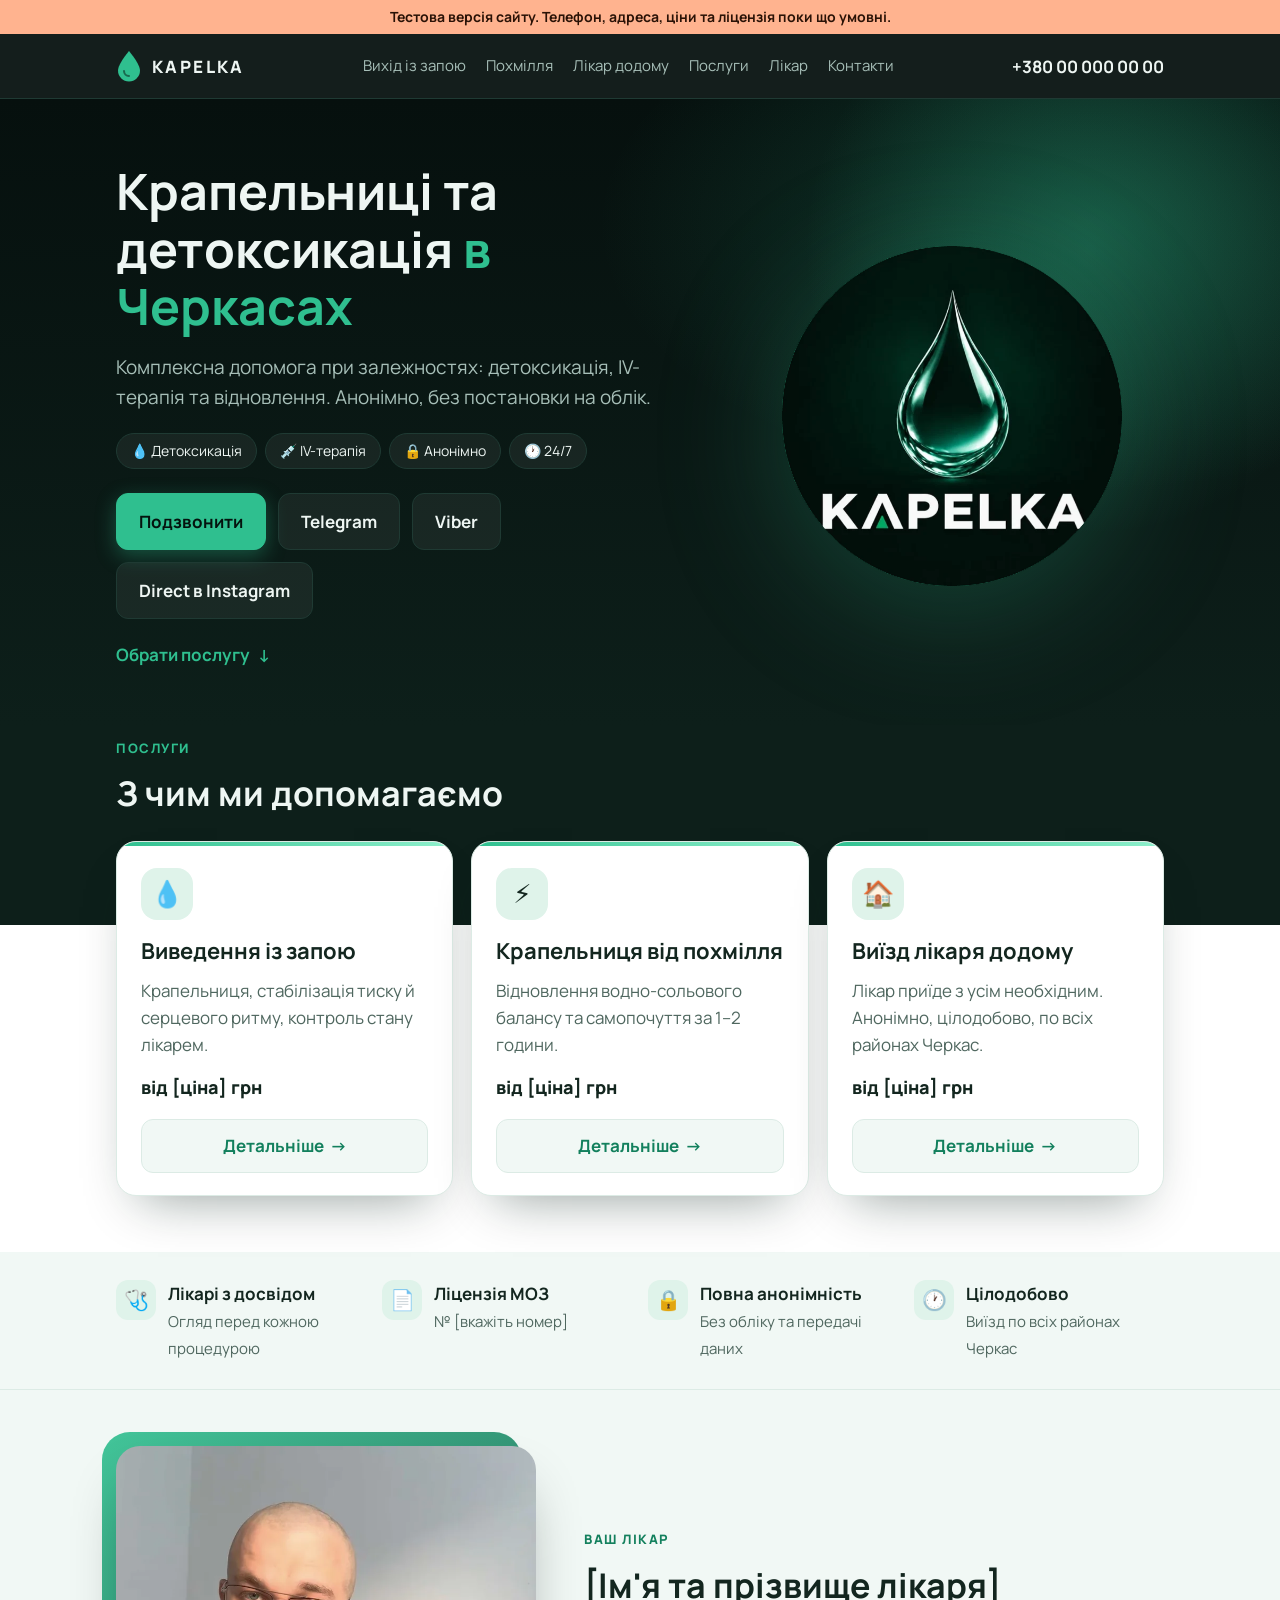
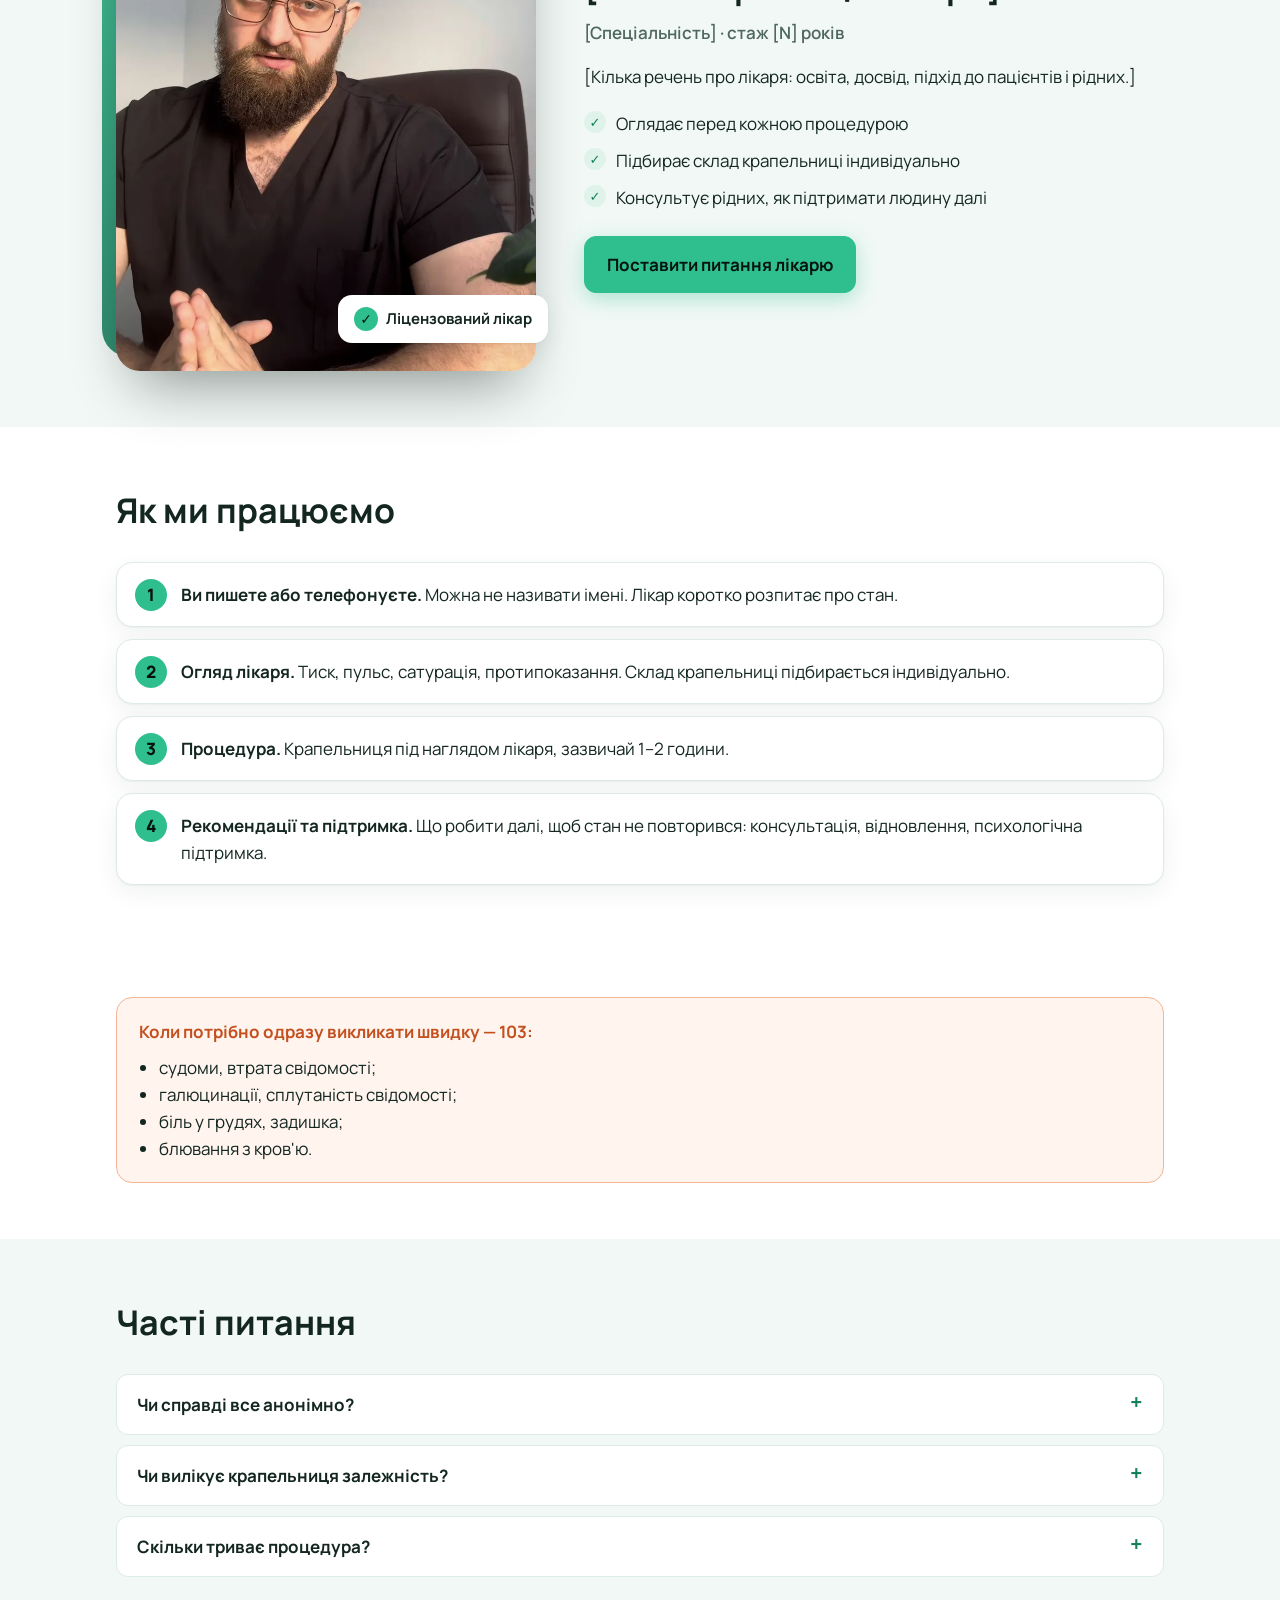
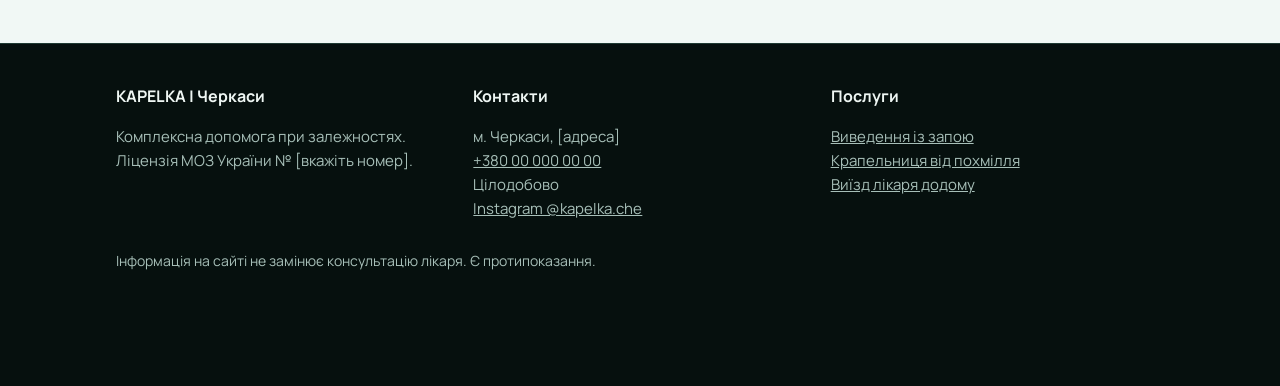
<file: index.html>
<!doctype html>
<html lang="uk">
<head>
  <meta charset="utf-8">
  <meta name="viewport" content="width=device-width, initial-scale=1">
  <title>Крапельниці та детоксикація в Черкасах — анонімно 24/7 | KAPELKA</title>
  <meta name="description" content="KAPELKA, Черкаси: крапельниці від запою та похмілля, детоксикація, виїзд лікаря додому. Анонімно, цілодобово. Консультація в Telegram, Viber або телефоном.">
  <!-- Тестова версія: прибрати noindex перед запуском -->
  <meta name="robots" content="noindex, nofollow">
  <link rel="icon" href="favicon.svg" type="image/svg+xml">
  <link rel="preconnect" href="https://fonts.googleapis.com">
  <link rel="preconnect" href="https://fonts.gstatic.com" crossorigin>
  <link href="https://fonts.googleapis.com/css2?family=Manrope:wght@400;600;700;800&display=swap" rel="stylesheet">
  <link rel="stylesheet" href="style.css?v=eac48f0c">
  <meta property="og:title" content="KAPELKA — крапельниці та детоксикація в Черкасах">
  <meta property="og:description" content="Анонімна допомога при залежностях: детоксикація, IV-терапія, відновлення.">
  <meta property="og:locale" content="uk_UA">
  <meta property="og:image" content="og.jpg">
  <meta name="theme-color" content="#06100e">
  <script type="application/ld+json">
  {
    "@context": "https://schema.org",
    "@type": "MedicalClinic",
    "name": "KAPELKA",
    "description": "Крапельниці, детоксикація та допомога при залежностях у Черкасах. Анонімно.",
    "telephone": "+380000000000",
    "address": {
      "@type": "PostalAddress",
      "addressLocality": "Черкаси",
      "addressRegion": "Черкаська область",
      "addressCountry": "UA"
    },
    "areaServed": "Черкаси",
    "openingHours": "Mo-Su 00:00-23:59",
    "sameAs": ["https://www.instagram.com/kapelka.che/"]
  }
  </script>
</head>
<body>
  <div class="progress" aria-hidden="true"></div>
  <div class="test-banner">Тестова версія сайту. Телефон, адреса, ціни та ліцензія поки що умовні.</div>

  <header class="top">
    <div class="wrap">
      <a class="logo" href="./" aria-label="KAPELKA — на головну">
        <svg viewBox="0 0 26 32" aria-hidden="true"><path d="M13 1C13 1 2 14 2 20.5a11 11 0 0 0 22 0C24 14 13 1 13 1Z" fill="#2fbf8f"/><path d="M8 21a5 5 0 0 0 5 5" stroke="#04130e" stroke-width="2" fill="none" stroke-linecap="round" opacity=".5"/></svg>
        KAPELKA
      </a>
      <nav aria-label="Послуги">
        <a href="vyvedennya-iz-zapoyu/">Вихід із запою</a>
        <a href="krapelnytsya-vid-pokhmillya/">Похмілля</a>
        <a href="narkoloh-dodomu/">Лікар додому</a>
        <a href="#poslugy">Послуги</a>
        <a href="#likar">Лікар</a>
        <a href="#kontakty">Контакти</a>
      </nav>
      <a class="phone" href="tel:+380000000000">+380 00 000 00 00</a>
    </div>
  </header>

  <main>
    <section class="hero">
      <div class="wrap hero-grid">
        <div>
        <h1>Крапельниці та детоксикація <span>в Черкасах</span></h1>
        <p class="lead">Комплексна допомога при залежностях: детоксикація, IV-терапія та відновлення. Анонімно, без постановки на облік.</p>
        <ul class="badges">
          <li>💧 Детоксикація</li>
          <li>💉 IV-терапія</li>
          <li>🔒 Анонімно</li>
          <li>🕐 24/7</li>
        </ul>
        <div class="actions">
          <a class="btn btn-primary" href="tel:+380000000000">Подзвонити</a>
          <a class="btn" href="https://t.me/" rel="nofollow">Telegram</a>
          <a class="btn" href="viber://chat?number=%2B380000000000">Viber</a>
          <a class="btn" href="https://www.instagram.com/kapelka.che/">Direct в Instagram</a>
        </div>
        <a class="hero-down" href="#poslugy">Обрати послугу <span aria-hidden="true">↓</span></a>
        </div>
        <div class="hero-logo-wrap" aria-hidden="true">
          <span class="ripple"></span><span class="ripple"></span><span class="ripple"></span>
          <img class="hero-logo" src="logo.webp" width="640" height="640" alt="">
        </div>
      </div>
    </section>

    <section class="services" id="poslugy" aria-labelledby="poslugy-title">
      <div class="wrap">
        <div class="services-head">
          <span class="eyebrow">Послуги</span>
          <h2 id="poslugy-title">З чим ми допомагаємо</h2>
        </div>
        <div class="service-grid">
          <a class="service" href="vyvedennya-iz-zapoyu/">
            <span class="service-ico" aria-hidden="true">💧</span>
            <h3>Виведення із запою</h3>
            <p>Крапельниця, стабілізація тиску й серцевого ритму, контроль стану лікарем.</p>
            <span class="service-price">від [ціна] грн</span>
            <span class="service-go">Детальніше <span aria-hidden="true">→</span></span>
          </a>
          <a class="service" href="krapelnytsya-vid-pokhmillya/">
            <span class="service-ico" aria-hidden="true">⚡</span>
            <h3>Крапельниця від похмілля</h3>
            <p>Відновлення водно-сольового балансу та самопочуття за 1–2 години.</p>
            <span class="service-price">від [ціна] грн</span>
            <span class="service-go">Детальніше <span aria-hidden="true">→</span></span>
          </a>
          <a class="service" href="narkoloh-dodomu/">
            <span class="service-ico" aria-hidden="true">🏠</span>
            <h3>Виїзд лікаря додому</h3>
            <p>Лікар приїде з усім необхідним. Анонімно, цілодобово, по всіх районах Черкас.</p>
            <span class="service-price">від [ціна] грн</span>
            <span class="service-go">Детальніше <span aria-hidden="true">→</span></span>
          </a>
        </div>
      </div>
    </section>

    <div class="trust">
      <div class="wrap grid">
        <div class="trust-item"><div class="ico">🩺</div><div><b>Лікарі з досвідом</b><span>Огляд перед кожною процедурою</span></div></div>
        <div class="trust-item"><div class="ico">📄</div><div><b>Ліцензія МОЗ</b><span>№ [вкажіть номер]</span></div></div>
        <div class="trust-item"><div class="ico">🔒</div><div><b>Повна анонімність</b><span>Без обліку та передачі даних</span></div></div>
        <div class="trust-item"><div class="ico">🕐</div><div><b>Цілодобово</b><span>Виїзд по всіх районах Черкас</span></div></div>
      </div>
    </div>

    <section class="alt" id="likar">
      <div class="wrap doctor">
        <div class="doctor-photo">
          <img src="doctor.webp" width="800" height="1000" alt="Лікар KAPELKA у кабінеті" loading="lazy">
          <div class="doctor-badge">Ліцензований лікар</div>
        </div>
        <div>
          <span class="eyebrow">Ваш лікар</span>
          <h2>[Ім'я та прізвище лікаря]</h2>
          <p class="role">[Спеціальність] · стаж [N] років</p>
          <p>[Кілька речень про лікаря: освіта, досвід, підхід до пацієнтів і рідних.]</p>
          <ul class="checks">
            <li>Оглядає перед кожною процедурою</li>
            <li>Підбирає склад крапельниці індивідуально</li>
            <li>Консультує рідних, як підтримати людину далі</li>
          </ul>
          <div class="actions">
            <a class="btn btn-primary" href="https://t.me/" rel="nofollow">Поставити питання лікарю</a>
          </div>
        </div>
      </div>
    </section>

    <section>
      <div class="wrap">
        <h2>Як ми працюємо</h2>
        <ol class="steps">
          <li><strong>Ви пишете або телефонуєте.</strong> Можна не називати імені. Лікар коротко розпитає про стан.</li>
          <li><strong>Огляд лікаря.</strong> Тиск, пульс, сатурація, протипоказання. Склад крапельниці підбирається індивідуально.</li>
          <li><strong>Процедура.</strong> Крапельниця під наглядом лікаря, зазвичай 1–2 години.</li>
          <li><strong>Рекомендації та підтримка.</strong> Що робити далі, щоб стан не повторився: консультація, відновлення, психологічна підтримка.</li>
        </ol>
      </div>
    </section>

    <section>
      <div class="wrap">
        <div class="alert">
          <strong>Коли потрібно одразу викликати швидку — 103:</strong>
          <ul>
            <li>судоми, втрата свідомості;</li>
            <li>галюцинації, сплутаність свідомості;</li>
            <li>біль у грудях, задишка;</li>
            <li>блювання з кров'ю.</li>
          </ul>
        </div>
      </div>
    </section>

    <section class="alt">
      <div class="wrap">
        <h2>Часті питання</h2>
        <details>
          <summary>Чи справді все анонімно?</summary>
          <p>Так. Ми не ставимо на облік і не передаємо дані третім особам. Для звернення достатньо імені, яке ви самі оберете.</p>
        </details>
        <details>
          <summary>Чи вилікує крапельниця залежність?</summary>
          <p>Ні. Крапельниця знімає гострі наслідки інтоксикації. Щоб стан не повторювався, потрібна подальша робота: консультації, відновлення, психологічна підтримка. Ми допоможемо скласти план.</p>
        </details>
        <details>
          <summary>Скільки триває процедура?</summary>
          <p>Зазвичай 1–2 години, залежно від стану та складу крапельниці.</p>
        </details>
      </div>
    </section>
  </main>

  <footer id="kontakty">
    <div class="wrap grid">
      <div>
        <h3>KAPELKA | Черкаси</h3>
        <p>Комплексна допомога при залежностях.<br>Ліцензія МОЗ України № [вкажіть номер].</p>
      </div>
      <div>
        <h3>Контакти</h3>
        <p>м. Черкаси, [адреса]<br>
          <a href="tel:+380000000000">+380 00 000 00 00</a><br>
          Цілодобово<br>
          <a href="https://www.instagram.com/kapelka.che/">Instagram @kapelka.che</a></p>
      </div>
      <div>
        <h3>Послуги</h3>
        <p><a href="vyvedennya-iz-zapoyu/">Виведення із запою</a><br>
          <a href="krapelnytsya-vid-pokhmillya/">Крапельниця від похмілля</a><br>
          <a href="narkoloh-dodomu/">Виїзд лікаря додому</a></p>
      </div>
    </div>
    <div class="wrap"><p class="note">Інформація на сайті не замінює консультацію лікаря. Є протипоказання.</p></div>
  </footer>

  <div class="callbar">
    <a class="btn btn-primary" href="tel:+380000000000">Подзвонити</a>
    <a class="btn" href="https://t.me/" rel="nofollow">Telegram</a>
  </div>
  <script src="script.js?v=eac48f0c" defer></script>
</body>
</html>
</file>
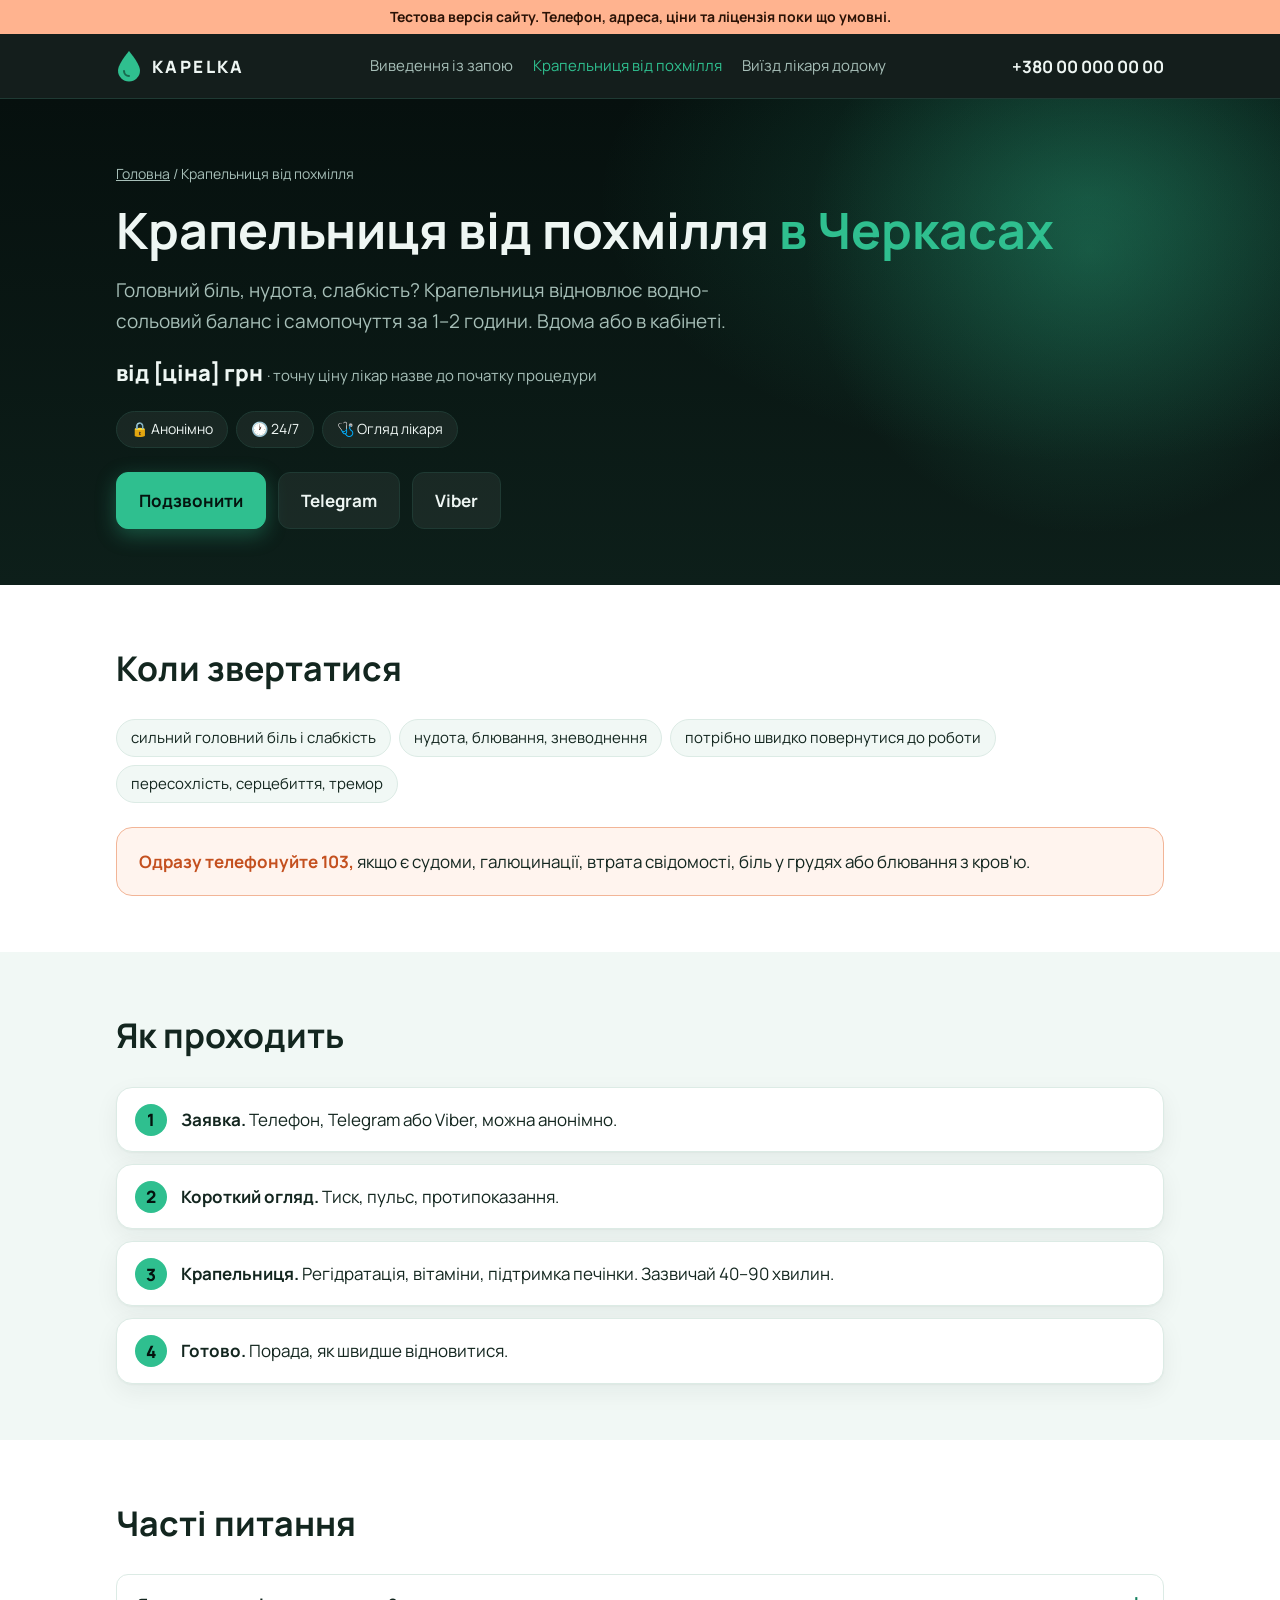
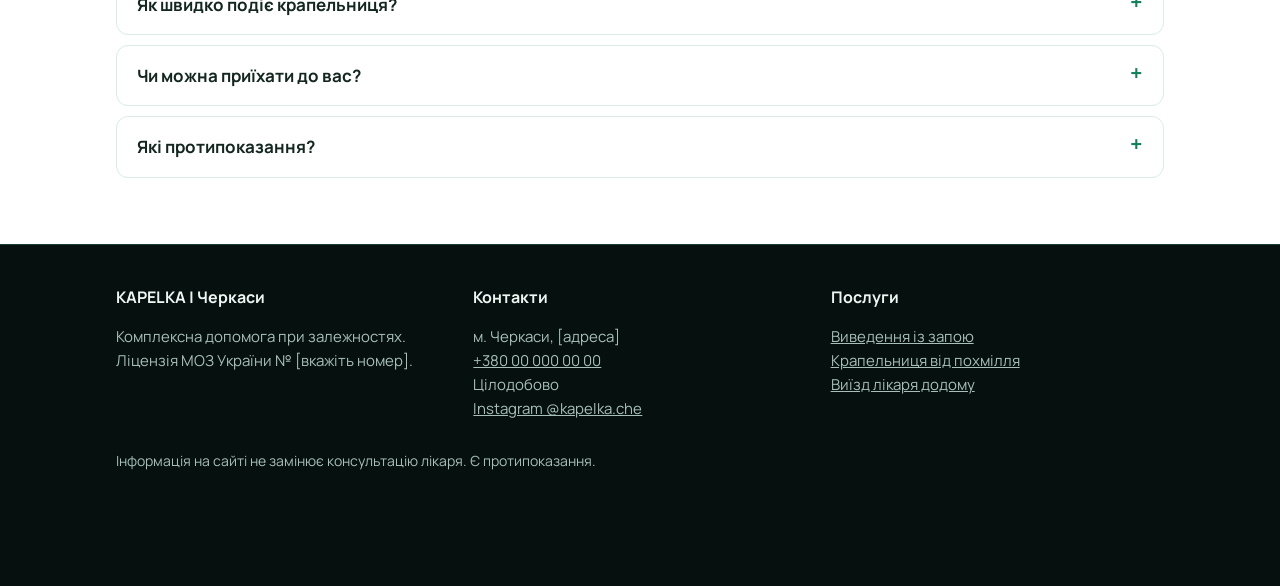
<file: krapelnytsya-vid-pokhmillya/index.html>
<!doctype html>
<html lang="uk">
<head>
  <meta charset="utf-8">
  <meta name="viewport" content="width=device-width, initial-scale=1">
  <title>Крапельниця від похмілля в Черкасах — швидке відновлення | KAPELKA</title>
  <meta name="description" content="Крапельниця від похмілля в Черкасах: відновлення водно-сольового балансу та самопочуття за 1–2 години. Вдома або в кабінеті. Ціна від [ціна] грн.">
  <!-- Тестова версія: прибрати noindex перед запуском -->
  <meta name="robots" content="noindex, nofollow">
  <link rel="icon" href="../favicon.svg" type="image/svg+xml">
  <link rel="preconnect" href="https://fonts.googleapis.com">
  <link rel="preconnect" href="https://fonts.gstatic.com" crossorigin>
  <link href="https://fonts.googleapis.com/css2?family=Manrope:wght@400;600;700;800&display=swap" rel="stylesheet">
  <link rel="stylesheet" href="../style.css?v=eac48f0c">
  <script type="application/ld+json">
[
  {
    "@context": "https://schema.org",
    "@type": "MedicalProcedure",
    "name": "Крапельниця від похмілля",
    "description": "Крапельниця від похмілля в Черкасах: відновлення водно-сольового балансу та самопочуття за 1–2 години. Вдома або в кабінеті. Ціна від [ціна] грн.",
    "provider": {
      "@type": "MedicalClinic",
      "name": "KAPELKA",
      "telephone": "+380000000000",
      "address": {
        "@type": "PostalAddress",
        "addressLocality": "Черкаси",
        "addressCountry": "UA"
      }
    }
  },
  {
    "@context": "https://schema.org",
    "@type": "FAQPage",
    "mainEntity": [
      {
        "@type": "Question",
        "name": "Як швидко подіє крапельниця?",
        "acceptedAnswer": {
          "@type": "Answer",
          "text": "Більшість людей відчувають полегшення вже під час процедури або протягом години після неї."
        }
      },
      {
        "@type": "Question",
        "name": "Чи можна приїхати до вас?",
        "acceptedAnswer": {
          "@type": "Answer",
          "text": "Так, або лікар приїде до вас. Адресу кабінету надішлемо після запису."
        }
      },
      {
        "@type": "Question",
        "name": "Які протипоказання?",
        "acceptedAnswer": {
          "@type": "Answer",
          "text": "Деякі хвороби серця та нирок, алергія на компоненти. Тому перед процедурою лікар обов'язково проводить огляд."
        }
      }
    ]
  },
  {
    "@context": "https://schema.org",
    "@type": "BreadcrumbList",
    "itemListElement": [
      {
        "@type": "ListItem",
        "position": 1,
        "name": "Головна",
        "item": "../"
      },
      {
        "@type": "ListItem",
        "position": 2,
        "name": "Крапельниця від похмілля"
      }
    ]
  }
]
  </script>
</head>
<body>
  <div class="progress" aria-hidden="true"></div>
  <div class="test-banner">Тестова версія сайту. Телефон, адреса, ціни та ліцензія поки що умовні.</div>

  <header class="top">
    <div class="wrap">
      <a class="logo" href="../" aria-label="KAPELKA — на головну">
        <svg viewBox="0 0 26 32" aria-hidden="true"><path d="M13 1C13 1 2 14 2 20.5a11 11 0 0 0 22 0C24 14 13 1 13 1Z" fill="#2fbf8f"/><path d="M8 21a5 5 0 0 0 5 5" stroke="#04130e" stroke-width="2" fill="none" stroke-linecap="round" opacity=".5"/></svg>
        KAPELKA
      </a>
      <nav aria-label="Послуги">
        <a href="../vyvedennya-iz-zapoyu/">Виведення із запою</a>
        <a href="../krapelnytsya-vid-pokhmillya/" aria-current="page">Крапельниця від похмілля</a>
        <a href="../narkoloh-dodomu/">Виїзд лікаря додому</a>
      </nav>
      <a class="phone" href="tel:+380000000000">+380 00 000 00 00</a>
    </div>
  </header>

  <main>
    <section class="hero">
      <div class="wrap">
        <div class="crumbs"><a href="../">Головна</a> / Крапельниця від похмілля</div>
        <h1>Крапельниця від похмілля <span>в Черкасах</span></h1>
        <p class="lead">Головний біль, нудота, слабкість? Крапельниця відновлює водно-сольовий баланс і самопочуття за 1–2 години. Вдома або в кабінеті.</p>
        <div class="price-tag">від [ціна] грн <small>· точну ціну лікар назве до початку процедури</small></div>
        <ul class="badges">
          <li>🔒 Анонімно</li>
          <li>🕐 24/7</li>
          <li>🩺 Огляд лікаря</li>
        </ul>
        <div class="actions">
          <a class="btn btn-primary" href="tel:+380000000000">Подзвонити</a>
          <a class="btn" href="https://t.me/" rel="nofollow">Telegram</a>
          <a class="btn" href="viber://chat?number=%2B380000000000">Viber</a>
        </div>
      </div>
    </section>

    <section>
      <div class="wrap">
        <h2>Коли звертатися</h2>
        <ul class="badges">
          <li>сильний головний біль і слабкість</li>
          <li>нудота, блювання, зневоднення</li>
          <li>потрібно швидко повернутися до роботи</li>
          <li>пересохлість, серцебиття, тремор</li>
        </ul>
        <div class="alert" style="margin-top:24px">
          <strong>Одразу телефонуйте 103,</strong> якщо є судоми, галюцинації, втрата свідомості, біль у грудях або блювання з кров'ю.
        </div>
      </div>
    </section>

    <section class="alt">
      <div class="wrap">
        <h2>Як проходить</h2>
        <ol class="steps">
          <li><strong>Заявка.</strong> Телефон, Telegram або Viber, можна анонімно.</li>
          <li><strong>Короткий огляд.</strong> Тиск, пульс, протипоказання.</li>
          <li><strong>Крапельниця.</strong> Регідратація, вітаміни, підтримка печінки. Зазвичай 40–90 хвилин.</li>
          <li><strong>Готово.</strong> Порада, як швидше відновитися.</li>
        </ol>
      </div>
    </section>

    <section>
      <div class="wrap">
        <h2>Часті питання</h2>
        <details>
          <summary>Як швидко подіє крапельниця?</summary>
          <p>Більшість людей відчувають полегшення вже під час процедури або протягом години після неї.</p>
        </details>
        <details>
          <summary>Чи можна приїхати до вас?</summary>
          <p>Так, або лікар приїде до вас. Адресу кабінету надішлемо після запису.</p>
        </details>
        <details>
          <summary>Які протипоказання?</summary>
          <p>Деякі хвороби серця та нирок, алергія на компоненти. Тому перед процедурою лікар обов'язково проводить огляд.</p>
        </details>
      </div>
    </section>
  </main>

  <footer id="kontakty">
    <div class="wrap grid">
      <div>
        <h3>KAPELKA | Черкаси</h3>
        <p>Комплексна допомога при залежностях.<br>Ліцензія МОЗ України № [вкажіть номер].</p>
      </div>
      <div>
        <h3>Контакти</h3>
        <p>м. Черкаси, [адреса]<br>
          <a href="tel:+380000000000">+380 00 000 00 00</a><br>
          Цілодобово<br>
          <a href="https://www.instagram.com/kapelka.che/">Instagram @kapelka.che</a></p>
      </div>
      <div>
        <h3>Послуги</h3>
        <p><a href="../vyvedennya-iz-zapoyu/">Виведення із запою</a><br><a href="../krapelnytsya-vid-pokhmillya/">Крапельниця від похмілля</a><br><a href="../narkoloh-dodomu/">Виїзд лікаря додому</a></p>
      </div>
    </div>
    <div class="wrap"><p class="note">Інформація на сайті не замінює консультацію лікаря. Є протипоказання.</p></div>
  </footer>

  <div class="callbar">
    <a class="btn btn-primary" href="tel:+380000000000">Подзвонити</a>
    <a class="btn" href="https://t.me/" rel="nofollow">Telegram</a>
  </div>
  <script src="../script.js?v=eac48f0c" defer></script>
</body>
</html>
</file>
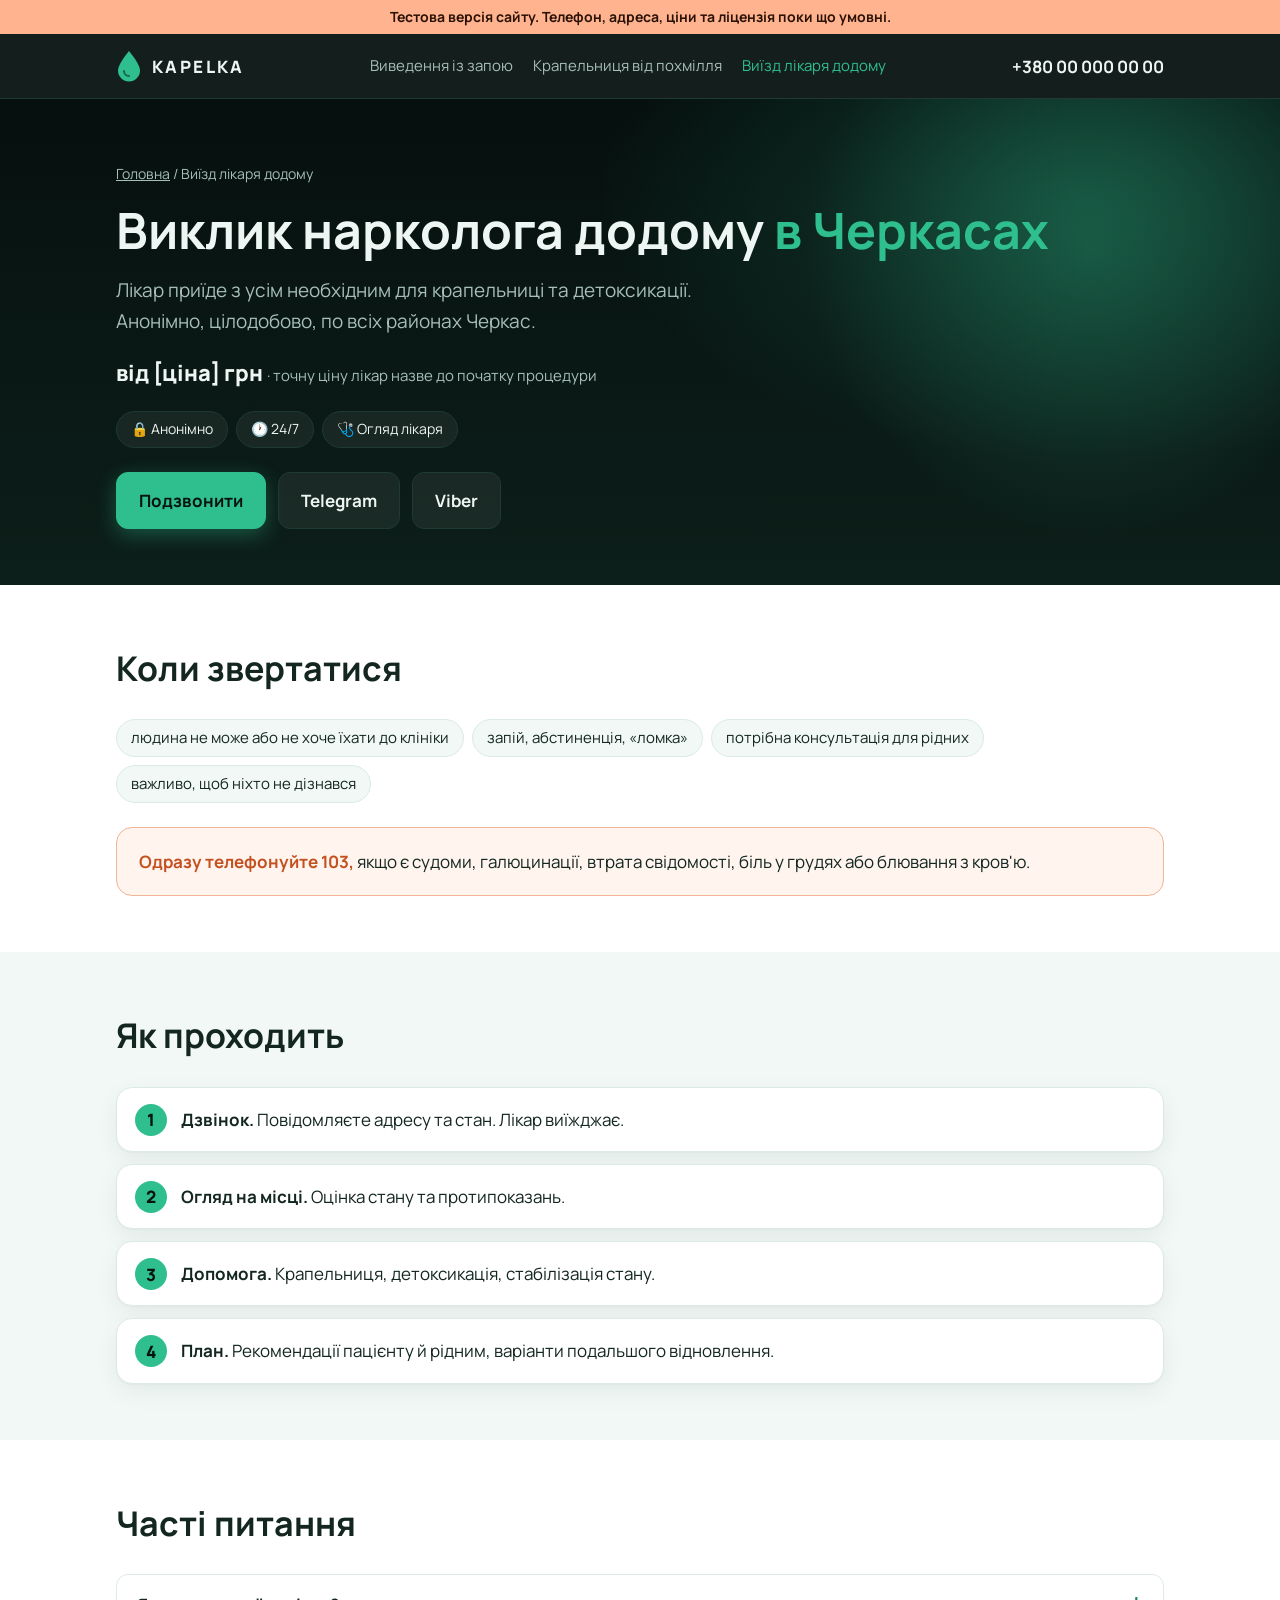
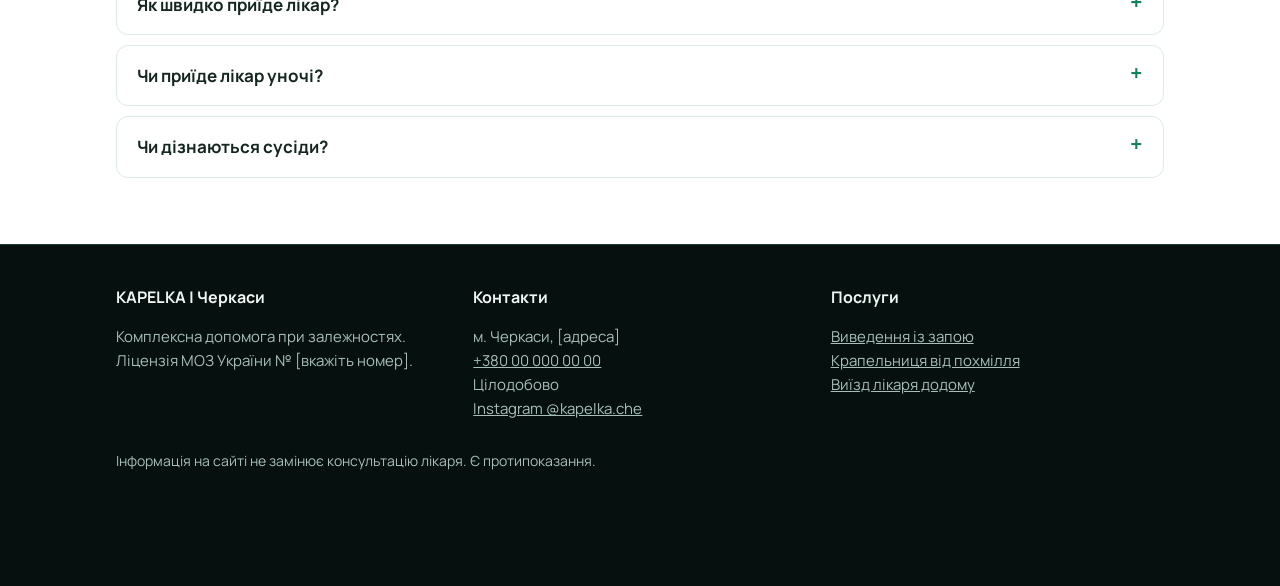
<file: narkoloh-dodomu/index.html>
<!doctype html>
<html lang="uk">
<head>
  <meta charset="utf-8">
  <meta name="viewport" content="width=device-width, initial-scale=1">
  <title>Виклик нарколога додому в Черкасах — анонімно, цілодобово | KAPELKA</title>
  <meta name="description" content="Виклик лікаря-нарколога додому в Черкасах: крапельниця, детоксикація, консультація рідних. Анонімно, 24/7, по всіх районах міста. Ціна від [ціна] грн.">
  <!-- Тестова версія: прибрати noindex перед запуском -->
  <meta name="robots" content="noindex, nofollow">
  <link rel="icon" href="../favicon.svg" type="image/svg+xml">
  <link rel="preconnect" href="https://fonts.googleapis.com">
  <link rel="preconnect" href="https://fonts.gstatic.com" crossorigin>
  <link href="https://fonts.googleapis.com/css2?family=Manrope:wght@400;600;700;800&display=swap" rel="stylesheet">
  <link rel="stylesheet" href="../style.css?v=eac48f0c">
  <script type="application/ld+json">
[
  {
    "@context": "https://schema.org",
    "@type": "MedicalProcedure",
    "name": "Виїзд лікаря додому",
    "description": "Виклик лікаря-нарколога додому в Черкасах: крапельниця, детоксикація, консультація рідних. Анонімно, 24/7, по всіх районах міста. Ціна від [ціна] грн.",
    "provider": {
      "@type": "MedicalClinic",
      "name": "KAPELKA",
      "telephone": "+380000000000",
      "address": {
        "@type": "PostalAddress",
        "addressLocality": "Черкаси",
        "addressCountry": "UA"
      }
    }
  },
  {
    "@context": "https://schema.org",
    "@type": "FAQPage",
    "mainEntity": [
      {
        "@type": "Question",
        "name": "Як швидко приїде лікар?",
        "acceptedAnswer": {
          "@type": "Answer",
          "text": "Зазвичай [час] хвилин по Черкасах, залежно від району та завантаженості."
        }
      },
      {
        "@type": "Question",
        "name": "Чи приїде лікар уночі?",
        "acceptedAnswer": {
          "@type": "Answer",
          "text": "Так, ми працюємо цілодобово, без вихідних."
        }
      },
      {
        "@type": "Question",
        "name": "Чи дізнаються сусіди?",
        "acceptedAnswer": {
          "@type": "Answer",
          "text": "Лікар приїжджає без маркованого авто та спецформи. Візит повністю конфіденційний."
        }
      }
    ]
  },
  {
    "@context": "https://schema.org",
    "@type": "BreadcrumbList",
    "itemListElement": [
      {
        "@type": "ListItem",
        "position": 1,
        "name": "Головна",
        "item": "../"
      },
      {
        "@type": "ListItem",
        "position": 2,
        "name": "Виїзд лікаря додому"
      }
    ]
  }
]
  </script>
</head>
<body>
  <div class="progress" aria-hidden="true"></div>
  <div class="test-banner">Тестова версія сайту. Телефон, адреса, ціни та ліцензія поки що умовні.</div>

  <header class="top">
    <div class="wrap">
      <a class="logo" href="../" aria-label="KAPELKA — на головну">
        <svg viewBox="0 0 26 32" aria-hidden="true"><path d="M13 1C13 1 2 14 2 20.5a11 11 0 0 0 22 0C24 14 13 1 13 1Z" fill="#2fbf8f"/><path d="M8 21a5 5 0 0 0 5 5" stroke="#04130e" stroke-width="2" fill="none" stroke-linecap="round" opacity=".5"/></svg>
        KAPELKA
      </a>
      <nav aria-label="Послуги">
        <a href="../vyvedennya-iz-zapoyu/">Виведення із запою</a>
        <a href="../krapelnytsya-vid-pokhmillya/">Крапельниця від похмілля</a>
        <a href="../narkoloh-dodomu/" aria-current="page">Виїзд лікаря додому</a>
      </nav>
      <a class="phone" href="tel:+380000000000">+380 00 000 00 00</a>
    </div>
  </header>

  <main>
    <section class="hero">
      <div class="wrap">
        <div class="crumbs"><a href="../">Головна</a> / Виїзд лікаря додому</div>
        <h1>Виклик нарколога додому <span>в Черкасах</span></h1>
        <p class="lead">Лікар приїде з усім необхідним для крапельниці та детоксикації. Анонімно, цілодобово, по всіх районах Черкас.</p>
        <div class="price-tag">від [ціна] грн <small>· точну ціну лікар назве до початку процедури</small></div>
        <ul class="badges">
          <li>🔒 Анонімно</li>
          <li>🕐 24/7</li>
          <li>🩺 Огляд лікаря</li>
        </ul>
        <div class="actions">
          <a class="btn btn-primary" href="tel:+380000000000">Подзвонити</a>
          <a class="btn" href="https://t.me/" rel="nofollow">Telegram</a>
          <a class="btn" href="viber://chat?number=%2B380000000000">Viber</a>
        </div>
      </div>
    </section>

    <section>
      <div class="wrap">
        <h2>Коли звертатися</h2>
        <ul class="badges">
          <li>людина не може або не хоче їхати до клініки</li>
          <li>запій, абстиненція, «ломка»</li>
          <li>потрібна консультація для рідних</li>
          <li>важливо, щоб ніхто не дізнався</li>
        </ul>
        <div class="alert" style="margin-top:24px">
          <strong>Одразу телефонуйте 103,</strong> якщо є судоми, галюцинації, втрата свідомості, біль у грудях або блювання з кров'ю.
        </div>
      </div>
    </section>

    <section class="alt">
      <div class="wrap">
        <h2>Як проходить</h2>
        <ol class="steps">
          <li><strong>Дзвінок.</strong> Повідомляєте адресу та стан. Лікар виїжджає.</li>
          <li><strong>Огляд на місці.</strong> Оцінка стану та протипоказань.</li>
          <li><strong>Допомога.</strong> Крапельниця, детоксикація, стабілізація стану.</li>
          <li><strong>План.</strong> Рекомендації пацієнту й рідним, варіанти подальшого відновлення.</li>
        </ol>
      </div>
    </section>

    <section>
      <div class="wrap">
        <h2>Часті питання</h2>
        <details>
          <summary>Як швидко приїде лікар?</summary>
          <p>Зазвичай [час] хвилин по Черкасах, залежно від району та завантаженості.</p>
        </details>
        <details>
          <summary>Чи приїде лікар уночі?</summary>
          <p>Так, ми працюємо цілодобово, без вихідних.</p>
        </details>
        <details>
          <summary>Чи дізнаються сусіди?</summary>
          <p>Лікар приїжджає без маркованого авто та спецформи. Візит повністю конфіденційний.</p>
        </details>
      </div>
    </section>
  </main>

  <footer id="kontakty">
    <div class="wrap grid">
      <div>
        <h3>KAPELKA | Черкаси</h3>
        <p>Комплексна допомога при залежностях.<br>Ліцензія МОЗ України № [вкажіть номер].</p>
      </div>
      <div>
        <h3>Контакти</h3>
        <p>м. Черкаси, [адреса]<br>
          <a href="tel:+380000000000">+380 00 000 00 00</a><br>
          Цілодобово<br>
          <a href="https://www.instagram.com/kapelka.che/">Instagram @kapelka.che</a></p>
      </div>
      <div>
        <h3>Послуги</h3>
        <p><a href="../vyvedennya-iz-zapoyu/">Виведення із запою</a><br><a href="../krapelnytsya-vid-pokhmillya/">Крапельниця від похмілля</a><br><a href="../narkoloh-dodomu/">Виїзд лікаря додому</a></p>
      </div>
    </div>
    <div class="wrap"><p class="note">Інформація на сайті не замінює консультацію лікаря. Є протипоказання.</p></div>
  </footer>

  <div class="callbar">
    <a class="btn btn-primary" href="tel:+380000000000">Подзвонити</a>
    <a class="btn" href="https://t.me/" rel="nofollow">Telegram</a>
  </div>
  <script src="../script.js?v=eac48f0c" defer></script>
</body>
</html>
</file>
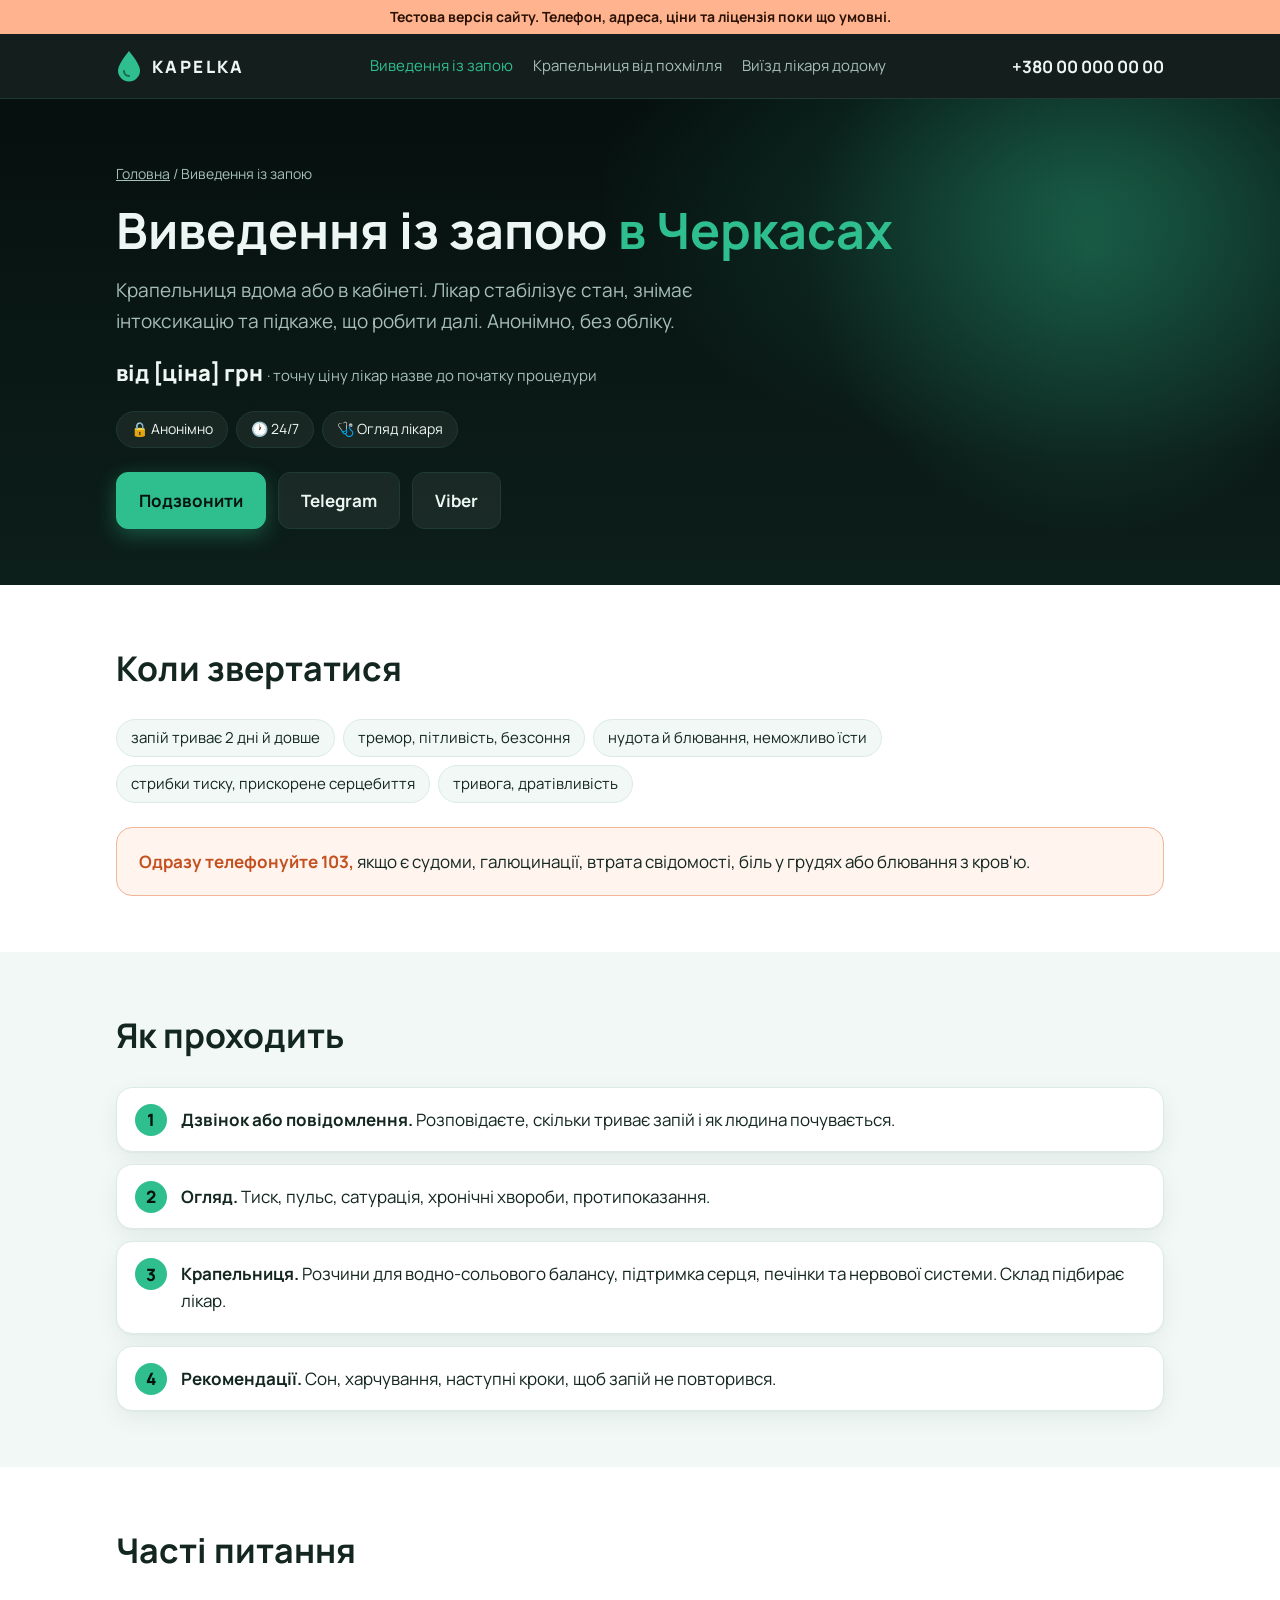
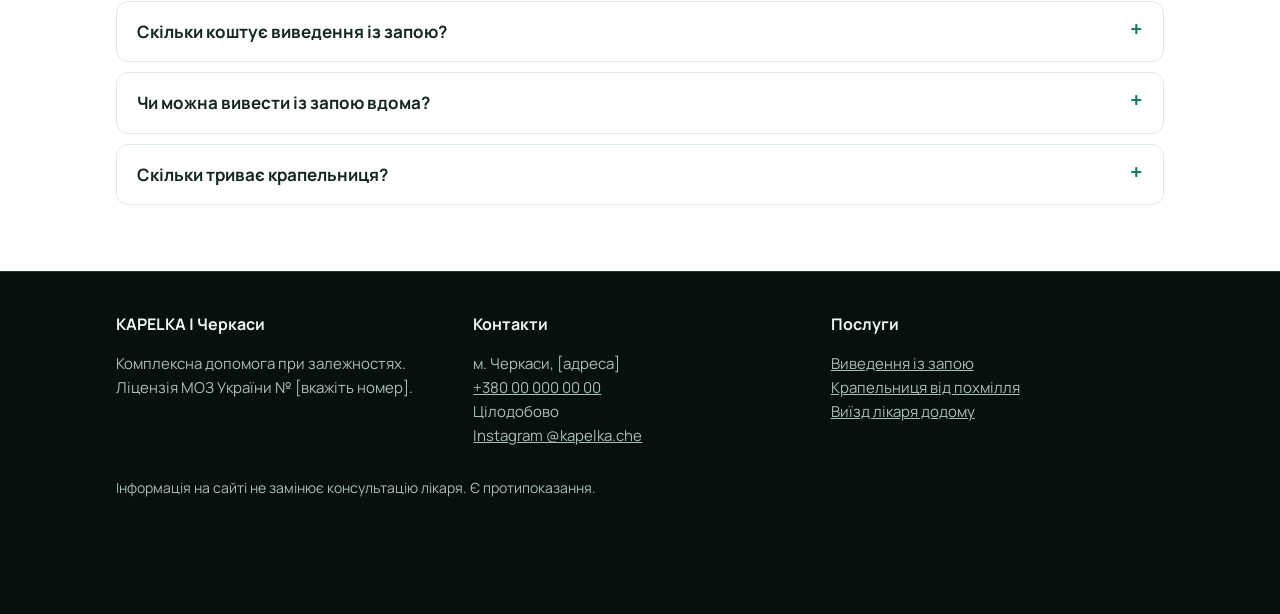
<file: vyvedennya-iz-zapoyu/index.html>
<!doctype html>
<html lang="uk">
<head>
  <meta charset="utf-8">
  <meta name="viewport" content="width=device-width, initial-scale=1">
  <title>Виведення із запою в Черкасах — крапельниця вдома, анонімно 24/7 | KAPELKA</title>
  <meta name="description" content="Виведення із запою в Черкасах: крапельниця вдома або в кабінеті, огляд лікаря, анонімно та цілодобово. Ціна від [ціна] грн.">
  <!-- Тестова версія: прибрати noindex перед запуском -->
  <meta name="robots" content="noindex, nofollow">
  <link rel="icon" href="../favicon.svg" type="image/svg+xml">
  <link rel="preconnect" href="https://fonts.googleapis.com">
  <link rel="preconnect" href="https://fonts.gstatic.com" crossorigin>
  <link href="https://fonts.googleapis.com/css2?family=Manrope:wght@400;600;700;800&display=swap" rel="stylesheet">
  <link rel="stylesheet" href="../style.css?v=eac48f0c">
  <script type="application/ld+json">
[
  {
    "@context": "https://schema.org",
    "@type": "MedicalProcedure",
    "name": "Виведення із запою",
    "description": "Виведення із запою в Черкасах: крапельниця вдома або в кабінеті, огляд лікаря, анонімно та цілодобово. Ціна від [ціна] грн.",
    "provider": {
      "@type": "MedicalClinic",
      "name": "KAPELKA",
      "telephone": "+380000000000",
      "address": {
        "@type": "PostalAddress",
        "addressLocality": "Черкаси",
        "addressCountry": "UA"
      }
    }
  },
  {
    "@context": "https://schema.org",
    "@type": "FAQPage",
    "mainEntity": [
      {
        "@type": "Question",
        "name": "Скільки коштує виведення із запою?",
        "acceptedAnswer": {
          "@type": "Answer",
          "text": "Від [ціна] грн. Остаточна ціна залежить від тривалості запою та стану, лікар назве її до початку процедури."
        }
      },
      {
        "@type": "Question",
        "name": "Чи можна вивести із запою вдома?",
        "acceptedAnswer": {
          "@type": "Answer",
          "text": "Так, якщо немає ознак, які потребують швидкої (судоми, галюцинації, біль у грудях). Лікар оцінить це під час огляду."
        }
      },
      {
        "@type": "Question",
        "name": "Скільки триває крапельниця?",
        "acceptedAnswer": {
          "@type": "Answer",
          "text": "Зазвичай 1–2 години. Іноді потрібно 2–3 процедури поспіль."
        }
      }
    ]
  },
  {
    "@context": "https://schema.org",
    "@type": "BreadcrumbList",
    "itemListElement": [
      {
        "@type": "ListItem",
        "position": 1,
        "name": "Головна",
        "item": "../"
      },
      {
        "@type": "ListItem",
        "position": 2,
        "name": "Виведення із запою"
      }
    ]
  }
]
  </script>
</head>
<body>
  <div class="progress" aria-hidden="true"></div>
  <div class="test-banner">Тестова версія сайту. Телефон, адреса, ціни та ліцензія поки що умовні.</div>

  <header class="top">
    <div class="wrap">
      <a class="logo" href="../" aria-label="KAPELKA — на головну">
        <svg viewBox="0 0 26 32" aria-hidden="true"><path d="M13 1C13 1 2 14 2 20.5a11 11 0 0 0 22 0C24 14 13 1 13 1Z" fill="#2fbf8f"/><path d="M8 21a5 5 0 0 0 5 5" stroke="#04130e" stroke-width="2" fill="none" stroke-linecap="round" opacity=".5"/></svg>
        KAPELKA
      </a>
      <nav aria-label="Послуги">
        <a href="../vyvedennya-iz-zapoyu/" aria-current="page">Виведення із запою</a>
        <a href="../krapelnytsya-vid-pokhmillya/">Крапельниця від похмілля</a>
        <a href="../narkoloh-dodomu/">Виїзд лікаря додому</a>
      </nav>
      <a class="phone" href="tel:+380000000000">+380 00 000 00 00</a>
    </div>
  </header>

  <main>
    <section class="hero">
      <div class="wrap">
        <div class="crumbs"><a href="../">Головна</a> / Виведення із запою</div>
        <h1>Виведення із запою <span>в Черкасах</span></h1>
        <p class="lead">Крапельниця вдома або в кабінеті. Лікар стабілізує стан, знімає інтоксикацію та підкаже, що робити далі. Анонімно, без обліку.</p>
        <div class="price-tag">від [ціна] грн <small>· точну ціну лікар назве до початку процедури</small></div>
        <ul class="badges">
          <li>🔒 Анонімно</li>
          <li>🕐 24/7</li>
          <li>🩺 Огляд лікаря</li>
        </ul>
        <div class="actions">
          <a class="btn btn-primary" href="tel:+380000000000">Подзвонити</a>
          <a class="btn" href="https://t.me/" rel="nofollow">Telegram</a>
          <a class="btn" href="viber://chat?number=%2B380000000000">Viber</a>
        </div>
      </div>
    </section>

    <section>
      <div class="wrap">
        <h2>Коли звертатися</h2>
        <ul class="badges">
          <li>запій триває 2 дні й довше</li>
          <li>тремор, пітливість, безсоння</li>
          <li>нудота й блювання, неможливо їсти</li>
          <li>стрибки тиску, прискорене серцебиття</li>
          <li>тривога, дратівливість</li>
        </ul>
        <div class="alert" style="margin-top:24px">
          <strong>Одразу телефонуйте 103,</strong> якщо є судоми, галюцинації, втрата свідомості, біль у грудях або блювання з кров'ю.
        </div>
      </div>
    </section>

    <section class="alt">
      <div class="wrap">
        <h2>Як проходить</h2>
        <ol class="steps">
          <li><strong>Дзвінок або повідомлення.</strong> Розповідаєте, скільки триває запій і як людина почувається.</li>
          <li><strong>Огляд.</strong> Тиск, пульс, сатурація, хронічні хвороби, протипоказання.</li>
          <li><strong>Крапельниця.</strong> Розчини для водно-сольового балансу, підтримка серця, печінки та нервової системи. Склад підбирає лікар.</li>
          <li><strong>Рекомендації.</strong> Сон, харчування, наступні кроки, щоб запій не повторився.</li>
        </ol>
      </div>
    </section>

    <section>
      <div class="wrap">
        <h2>Часті питання</h2>
        <details>
          <summary>Скільки коштує виведення із запою?</summary>
          <p>Від [ціна] грн. Остаточна ціна залежить від тривалості запою та стану, лікар назве її до початку процедури.</p>
        </details>
        <details>
          <summary>Чи можна вивести із запою вдома?</summary>
          <p>Так, якщо немає ознак, які потребують швидкої (судоми, галюцинації, біль у грудях). Лікар оцінить це під час огляду.</p>
        </details>
        <details>
          <summary>Скільки триває крапельниця?</summary>
          <p>Зазвичай 1–2 години. Іноді потрібно 2–3 процедури поспіль.</p>
        </details>
      </div>
    </section>
  </main>

  <footer id="kontakty">
    <div class="wrap grid">
      <div>
        <h3>KAPELKA | Черкаси</h3>
        <p>Комплексна допомога при залежностях.<br>Ліцензія МОЗ України № [вкажіть номер].</p>
      </div>
      <div>
        <h3>Контакти</h3>
        <p>м. Черкаси, [адреса]<br>
          <a href="tel:+380000000000">+380 00 000 00 00</a><br>
          Цілодобово<br>
          <a href="https://www.instagram.com/kapelka.che/">Instagram @kapelka.che</a></p>
      </div>
      <div>
        <h3>Послуги</h3>
        <p><a href="../vyvedennya-iz-zapoyu/">Виведення із запою</a><br><a href="../krapelnytsya-vid-pokhmillya/">Крапельниця від похмілля</a><br><a href="../narkoloh-dodomu/">Виїзд лікаря додому</a></p>
      </div>
    </div>
    <div class="wrap"><p class="note">Інформація на сайті не замінює консультацію лікаря. Є протипоказання.</p></div>
  </footer>

  <div class="callbar">
    <a class="btn btn-primary" href="tel:+380000000000">Подзвонити</a>
    <a class="btn" href="https://t.me/" rel="nofollow">Telegram</a>
  </div>
  <script src="../script.js?v=eac48f0c" defer></script>
</body>
</html>
</file>
<file: style.css>
/*
  Кольорова концепція:
  - темний смарагдовий (бренд) — шапка, перший екран, підвал: впізнаваність і приватність;
  - світлий м'ятно-білий — основний контент: спокій, «медичність», легко читати;
  - яскраво-зелений — лише дії (кнопки), щоб «Подзвонити» було найпомітнішим;
  - теплий помаранчевий — лише для екстрених попереджень.
*/
:root {
  /* бренд / темні зони */
  --brand-dark: #06100e;
  --brand-dark-2: #0d1f1a;
  --brand-line: #1f3a33;
  --on-dark: #eef6f3;
  --on-dark-muted: #a7bfb8;

  /* світлі зони */
  --bg: #ffffff;
  --bg-soft: #f1f8f5;
  --card: #ffffff;
  --line: #dcebe5;
  --text: #13261f;
  --muted: #4f675f;

  /* акценти */
  --accent: #2fbf8f;
  --accent-ink: #13805d;
  --warn: #c4501f;
  --warn-bg: #fff4ee;
  --warn-line: #f2b597;

  --radius: 16px;
  --shadow: 0 1px 2px rgba(16, 40, 33, .04), 0 8px 24px rgba(16, 40, 33, .06);
}

* { box-sizing: border-box; }

html { scroll-behavior: smooth; }

body {
  margin: 0;
  background: var(--bg);
  color: var(--text);
  font-family: "Manrope", system-ui, -apple-system, "Segoe UI", Roboto, sans-serif;
  line-height: 1.6;
  font-size: 17px;
}

a { color: var(--accent-ink); }

img, svg { max-width: 100%; }

.wrap { max-width: 1080px; margin: 0 auto; padding: 0 16px; }

/* Header (темний, бренд) */
.top {
  position: sticky; top: 0; z-index: 10;
  background: rgba(6, 16, 14, .94);
  backdrop-filter: blur(8px);
  border-bottom: 1px solid var(--brand-line);
}
.top .wrap { display: flex; align-items: center; justify-content: space-between; gap: 12px; height: 64px; }
.logo { display: flex; align-items: center; gap: 10px; color: var(--on-dark); text-decoration: none; font-weight: 800; letter-spacing: .14em; }
.logo svg { width: 26px; height: 32px; }
.top nav { display: flex; gap: 20px; }
.top nav a { color: var(--on-dark-muted); text-decoration: none; font-size: 15px; }
.top nav a:hover { color: var(--on-dark); }
.top .phone { font-weight: 700; color: var(--on-dark); text-decoration: none; white-space: nowrap; }

/* Buttons */
.btn {
  display: inline-flex; align-items: center; justify-content: center; gap: 8px;
  padding: 14px 22px; border-radius: 12px; font-weight: 700; text-decoration: none;
  border: 1px solid var(--line); color: var(--text); background: var(--card);
}
.btn:hover { border-color: var(--accent); }
.btn-primary { background: var(--accent); border-color: var(--accent); color: #04130e; box-shadow: 0 6px 20px rgba(47, 191, 143, .35); }
.btn-primary:hover { background: #3ad4a0; }
.actions { display: flex; flex-wrap: wrap; gap: 12px; margin-top: 24px; }

/* Hero (темний, бренд) */
.hero {
  padding: 64px 0 56px;
  color: var(--on-dark);
  background:
    radial-gradient(700px 380px at 85% 20%, rgba(47, 191, 143, .22), transparent 70%),
    linear-gradient(180deg, var(--brand-dark) 0%, var(--brand-dark-2) 100%);
}
.hero-grid { display: grid; grid-template-columns: 1.4fr 1fr; gap: 32px; align-items: center; }
.hero-logo { width: 100%; height: auto; aspect-ratio: 1; max-width: 340px; justify-self: center; filter: drop-shadow(0 20px 60px rgba(47, 191, 143, .25)); }
.hero h1 { font-size: clamp(30px, 5vw, 50px); line-height: 1.15; margin: 0 0 16px; }
.hero h1 span { color: var(--accent); }
.hero p.lead { font-size: 19px; color: var(--on-dark-muted); max-width: 640px; margin: 0; }
.hero .btn:not(.btn-primary) { background: rgba(255, 255, 255, .06); border-color: var(--brand-line); color: var(--on-dark); }
.hero .btn:not(.btn-primary):hover { border-color: var(--accent); }
.hero .crumbs, .hero .crumbs a { color: var(--on-dark-muted); }
.price-tag { display: inline-block; margin-top: 20px; font-size: 22px; font-weight: 800; }
.price-tag small { font-weight: 400; color: var(--on-dark-muted); font-size: 15px; }

.badges { display: flex; flex-wrap: wrap; gap: 8px; margin-top: 20px; padding: 0; list-style: none; }
.badges li { background: var(--bg-soft); border: 1px solid var(--line); border-radius: 999px; padding: 6px 14px; font-size: 15px; }
.hero .badges li { background: rgba(255, 255, 255, .06); border-color: var(--brand-line); font-size: 14px; }

/* Trust strip */
.trust { padding: 28px 0; background: var(--bg-soft); border-bottom: 1px solid var(--line); }
.trust .grid { grid-template-columns: repeat(auto-fit, minmax(200px, 1fr)); }
.trust-item { display: flex; gap: 12px; align-items: flex-start; }
.trust-item .ico { flex: none; width: 40px; height: 40px; border-radius: 12px; display: grid; place-items: center; background: #dff3ea; font-size: 20px; }
.trust-item b { display: block; }
.trust-item span { color: var(--muted); font-size: 15px; }

/* Sections (світлі) */
section { padding: 56px 0; }
section.alt { background: var(--bg-soft); }
h2 { font-size: clamp(24px, 3.5vw, 34px); margin: 0 0 24px; }
h3 { margin: 0 0 8px; font-size: 19px; }

.grid { display: grid; gap: 16px; grid-template-columns: repeat(auto-fit, minmax(240px, 1fr)); }
.card {
  background: var(--card); border: 1px solid var(--line); border-radius: var(--radius); padding: 22px; box-shadow: var(--shadow);
}
.card p { margin: 0; color: var(--muted); }
a.card { text-decoration: none; color: var(--text); display: block; transition: border-color .15s, transform .15s; }
a.card:hover { border-color: var(--accent); transform: translateY(-2px); }
a.card .more { display: inline-block; margin-top: 12px; color: var(--accent-ink); font-weight: 700; }

.steps { counter-reset: s; list-style: none; padding: 0; margin: 0; display: grid; gap: 12px; }
.steps li {
  counter-increment: s; position: relative; padding: 18px 18px 18px 64px;
  background: var(--card); border: 1px solid var(--line); border-radius: var(--radius); box-shadow: var(--shadow);
}
.steps li::before {
  content: counter(s); position: absolute; left: 18px; top: 16px;
  width: 32px; height: 32px; border-radius: 50%; display: grid; place-items: center;
  background: var(--accent); color: #04130e; font-weight: 800;
}

.alert {
  border: 1px solid var(--warn-line); background: var(--warn-bg);
  border-radius: var(--radius); padding: 20px 22px;
}
.alert strong { color: var(--warn); }
.alert ul { margin: 8px 0 0; padding-left: 20px; }

details { background: var(--card); border: 1px solid var(--line); border-radius: 12px; padding: 16px 20px; margin-bottom: 10px; }
summary { cursor: pointer; font-weight: 700; }
details p { color: var(--muted); margin: 10px 0 0; }

.crumbs { font-size: 14px; margin-bottom: 16px; }

.note { font-size: 14px; color: var(--on-dark-muted); }

/* Footer (темний, бренд) */
footer { background: var(--brand-dark); color: var(--on-dark-muted); border-top: 1px solid var(--brand-line); padding: 40px 0 100px; font-size: 15px; }
footer .grid { gap: 24px; }
footer h3 { color: var(--on-dark); font-size: 16px; }
footer a { color: var(--on-dark-muted); }

/* Mobile sticky call bar */
.callbar {
  position: fixed; left: 0; right: 0; bottom: 0; z-index: 20;
  display: none; gap: 8px; padding: 10px 12px;
  background: rgba(6, 16, 14, .96); border-top: 1px solid var(--brand-line);
}
.callbar .btn { flex: 1; padding: 12px; }
.callbar .btn:not(.btn-primary) { background: rgba(255, 255, 255, .06); border-color: var(--brand-line); color: var(--on-dark); }

.test-banner {
  background: #ffb38f; color: #2a1206; text-align: center; font-size: 14px; font-weight: 700; padding: 6px 16px;
}

@media (max-width: 760px) {
  .top nav { display: none; }
  .callbar { display: flex; }
  .hero { padding: 40px 0 40px; }
  .hero-grid { grid-template-columns: 1fr; gap: 8px; }
  .hero-logo { order: -1; max-width: 160px; justify-self: start; }
  section { padding: 44px 0; }
}

/* ---------- Лікар ---------- */
.doctor { display: grid; grid-template-columns: minmax(0, 420px) 1fr; gap: 48px; align-items: center; }
.doctor-photo { position: relative; isolation: isolate; }
.doctor-photo img {
  display: block; width: 100%; height: auto; aspect-ratio: 4 / 5; object-fit: cover;
  border-radius: 24px; box-shadow: 0 30px 60px -20px rgba(6, 16, 14, .45);
}
.doctor-photo::before {
  content: ""; position: absolute; inset: -14px 14px 14px -14px; z-index: -1;
  border-radius: 28px; background: linear-gradient(135deg, var(--accent), #0d4f3c);
  opacity: .9;
}
.doctor-badge {
  position: absolute; right: -12px; bottom: 28px;
  background: #fff; color: var(--text); border-radius: 14px; padding: 12px 16px;
  font-weight: 700; font-size: 15px; box-shadow: var(--shadow);
  display: flex; align-items: center; gap: 8px;
}
.doctor-badge::before { content: "✓"; display: grid; place-items: center; width: 24px; height: 24px; border-radius: 50%; background: var(--accent); color: #04130e; font-size: 14px; }
.eyebrow { display: inline-block; font-size: 13px; font-weight: 800; letter-spacing: .12em; text-transform: uppercase; color: var(--accent-ink); margin-bottom: 8px; }
.doctor h2 { margin-bottom: 6px; }
.doctor .role { color: var(--muted); margin: 0 0 16px; font-weight: 600; }
.checks { list-style: none; padding: 0; margin: 20px 0 0; display: grid; gap: 10px; }
.checks li { position: relative; padding-left: 32px; }
.checks li::before { content: "✓"; position: absolute; left: 0; top: 1px; width: 22px; height: 22px; border-radius: 50%; display: grid; place-items: center; background: #dff3ea; color: var(--accent-ink); font-size: 13px; font-weight: 800; }

/* ---------- Ефекти ---------- */

/* Шапка зменшується при прокрутці */
.top .wrap { transition: height .25s ease; }
.top { transition: box-shadow .25s ease, background .25s ease; }
.top.scrolled { box-shadow: 0 8px 30px rgba(0, 0, 0, .35); }
.top.scrolled .wrap { height: 56px; }

/* Поява першого екрана */
@keyframes fadeUp { from { opacity: 0; transform: translateY(18px); } to { opacity: 1; transform: none; } }
.hero h1, .hero .lead, .hero .price-tag, .hero .badges, .hero .actions, .hero .crumbs { animation: fadeUp .7s cubic-bezier(.2, .7, .2, 1) both; }
.hero .crumbs { animation-delay: 0s; }
.hero h1 { animation-delay: .05s; }
.hero .lead { animation-delay: .15s; }
.hero .price-tag { animation-delay: .22s; }
.hero .badges { animation-delay: .28s; }
.hero .actions { animation-delay: .38s; }

/* Повільне «дихання» фонового світіння */
@keyframes glow { 0%, 100% { opacity: .55; transform: scale(1); } 50% { opacity: 1; transform: scale(1.08); } }
.hero { position: relative; overflow: hidden; isolation: isolate; }
.hero::before {
  content: ""; position: absolute; z-index: -1; width: 620px; height: 620px; right: -120px; top: -160px;
  background: radial-gradient(circle, rgba(47, 191, 143, .28), transparent 65%);
  animation: glow 8s ease-in-out infinite;
}

/* Логотип: плавання + кола, як від краплі на воді */
.hero-logo-wrap { position: relative; justify-self: center; width: 100%; max-width: 340px; display: grid; place-items: center; }
.hero-logo-wrap .hero-logo { max-width: 100%; animation: float 6s ease-in-out infinite, fadeUp .9s .2s both; }
@keyframes float { 0%, 100% { translate: 0 0; } 50% { translate: 0 -10px; } }
.ripple { position: absolute; inset: 0; border-radius: 50%; border: 1px solid rgba(47, 191, 143, .45); animation: ripple 4.5s ease-out infinite; pointer-events: none; }
.ripple:nth-child(2) { animation-delay: 1.5s; }
.ripple:nth-child(3) { animation-delay: 3s; }
@keyframes ripple { from { transform: scale(.95); opacity: .8; } to { transform: scale(1.45); opacity: 0; } }

/* Відблиск на головній кнопці */
.btn { position: relative; overflow: hidden; transition: transform .15s ease, border-color .15s, background .15s, box-shadow .15s; }
.btn:hover { transform: translateY(-1px); }
.btn:active { transform: translateY(0) scale(.98); }
.btn-primary::after {
  content: ""; position: absolute; top: 0; left: -60%; width: 40%; height: 100%;
  background: linear-gradient(100deg, transparent, rgba(255, 255, 255, .55), transparent);
  transform: skewX(-20deg); animation: shine 4s ease-in-out infinite;
}
@keyframes shine { 0%, 70% { left: -60%; } 100% { left: 130%; } }

/* Пульс кнопки дзвінка в мобільній панелі */
.callbar .btn-primary { animation: pulse 2.4s ease-out infinite; overflow: visible; }
@keyframes pulse { 0% { box-shadow: 0 0 0 0 rgba(47, 191, 143, .55); } 100% { box-shadow: 0 0 0 14px rgba(47, 191, 143, 0); } }

/* Картки: «прожектор» за курсором */
a.card { position: relative; overflow: hidden; }
a.card::before {
  content: ""; position: absolute; inset: 0; opacity: 0; transition: opacity .25s; pointer-events: none;
  background: radial-gradient(260px circle at var(--mx, 50%) var(--my, 50%), rgba(47, 191, 143, .14), transparent 70%);
}
a.card:hover::before { opacity: 1; }
a.card:hover { box-shadow: 0 18px 40px -18px rgba(16, 80, 60, .35); }
a.card .more { transition: transform .2s; }
a.card:hover .more { transform: translateX(4px); }

/* Поява блоків при прокрутці (тільки коли працює JS) */
.js .reveal { opacity: 0; transform: translateY(24px); transition: opacity .7s cubic-bezier(.2, .7, .2, 1), transform .7s cubic-bezier(.2, .7, .2, 1); transition-delay: var(--d, 0s); }
.js .reveal.in { opacity: 1; transform: none; }

/* Плавне відкриття відповідей */
details[open] p { animation: fadeUp .35s ease both; }
summary { list-style: none; display: flex; justify-content: space-between; gap: 16px; }
summary::-webkit-details-marker { display: none; }
summary::after { content: "+"; font-size: 22px; line-height: 1; color: var(--accent-ink); transition: transform .25s; }
details[open] summary::after { transform: rotate(45deg); }

/* Прогрес прокрутки */
.progress { position: fixed; top: 0; left: 0; height: 3px; width: 100%; transform-origin: 0 50%; transform: scaleX(var(--p, 0)); background: linear-gradient(90deg, var(--accent), #8ff0cc); z-index: 30; }

@media (max-width: 760px) {
  .doctor { grid-template-columns: 1fr; gap: 36px; }
  .doctor-photo { max-width: 360px; margin-left: 14px; }
  .doctor-badge { right: 8px; }
  .hero-logo-wrap { order: -1; max-width: 160px; justify-self: start; }
}

@media (prefers-reduced-motion: reduce) {
  *, *::before, *::after { animation: none !important; transition: none !important; }
  .js .reveal { opacity: 1; transform: none; }
}

/* ---------- Послуги: помітний блок одразу під першим екраном ---------- */
.services { position: relative; padding: 0 0 56px; background: linear-gradient(180deg, var(--brand-dark-2) 0 200px, var(--bg) 200px); }
.services-head { padding-top: 8px; margin-bottom: 20px; color: var(--on-dark); }
.services-head .eyebrow { color: var(--accent); }
.services-head h2 { margin: 0; }
.service-grid { display: grid; gap: 18px; grid-template-columns: repeat(3, 1fr); }
.service {
  position: relative; display: flex; flex-direction: column; gap: 8px; overflow: hidden;
  padding: 26px 24px 22px; border-radius: 20px; text-decoration: none; color: var(--text);
  background: var(--card); border: 1px solid var(--line);
  box-shadow: 0 24px 50px -24px rgba(6, 30, 24, .45);
  transition: transform .2s ease, box-shadow .2s ease, border-color .2s;
}
.service::after { content: ""; position: absolute; left: 0; right: 0; top: 0; height: 4px; background: linear-gradient(90deg, var(--accent), #8ff0cc); }
.service::before {
  content: ""; position: absolute; inset: 0; opacity: 0; transition: opacity .25s; pointer-events: none;
  background: radial-gradient(280px circle at var(--mx, 50%) var(--my, 50%), rgba(47, 191, 143, .14), transparent 70%);
}
.service:hover { transform: translateY(-4px); border-color: var(--accent); box-shadow: 0 30px 60px -24px rgba(6, 60, 45, .5); }
.service:hover::before { opacity: 1; }
.service-ico { width: 52px; height: 52px; border-radius: 16px; display: grid; place-items: center; font-size: 26px; background: #dff3ea; margin-bottom: 6px; }
.service h3 { font-size: 22px; margin: 0; }
.service p { margin: 0; color: var(--muted); flex: 1; }
.service-price { font-weight: 800; font-size: 18px; margin-top: 6px; }
.service-go {
  margin-top: 10px; display: inline-flex; justify-content: center; align-items: center; gap: 6px;
  padding: 12px 16px; border-radius: 12px; font-weight: 700;
  background: var(--bg-soft); color: var(--accent-ink); border: 1px solid var(--line);
  transition: background .2s, color .2s;
}
.service:hover .service-go { background: var(--accent); color: #04130e; border-color: var(--accent); }

.hero-down { display: inline-flex; align-items: center; gap: 8px; margin-top: 22px; color: var(--accent); font-weight: 700; text-decoration: none; }
.hero-down span { display: inline-block; animation: bob 1.6s ease-in-out infinite; }
@keyframes bob { 0%, 100% { transform: translateY(0); } 50% { transform: translateY(4px); } }

/* Мобільна навігація: послуги завжди під рукою, прокручуються вбік */
@media (max-width: 760px) {
  .top .wrap { flex-wrap: wrap; height: auto; row-gap: 0; padding-top: 10px; }
  .top.scrolled .wrap { height: auto; }
  .top nav {
    display: flex; order: 3; width: calc(100% + 32px); margin: 8px -16px 0; padding: 8px 16px 10px;
    gap: 8px; overflow-x: auto; scrollbar-width: none; border-top: 1px solid var(--brand-line);
  }
  .top nav::-webkit-scrollbar { display: none; }
  .top nav a {
    flex: none; padding: 6px 12px; border-radius: 999px; font-size: 14px;
    background: rgba(255, 255, 255, .06); border: 1px solid var(--brand-line); color: var(--on-dark);
  }
  .service-grid { grid-template-columns: 1fr; }
  .services { background: linear-gradient(180deg, var(--brand-dark-2) 0 170px, var(--bg) 170px); }
}
.top nav a[aria-current="page"] { color: var(--accent); border-color: var(--accent); }
</file>
